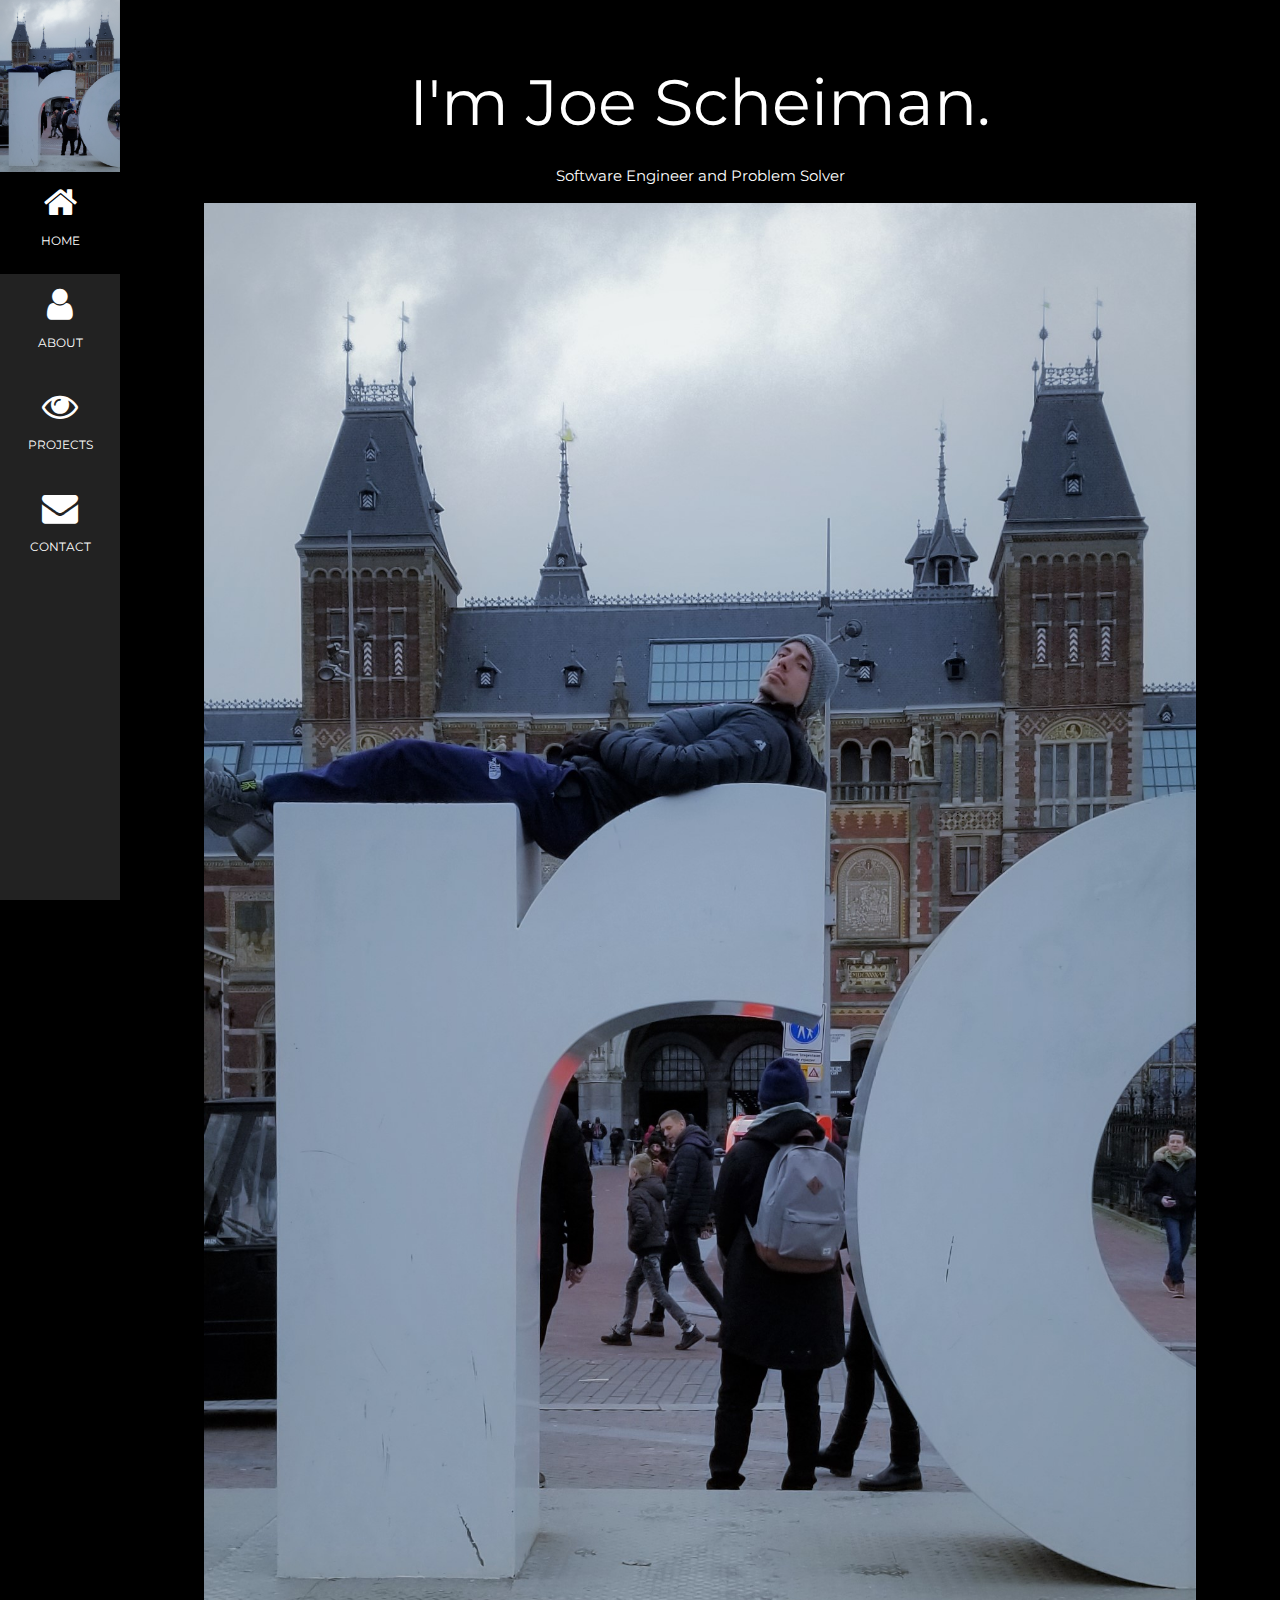
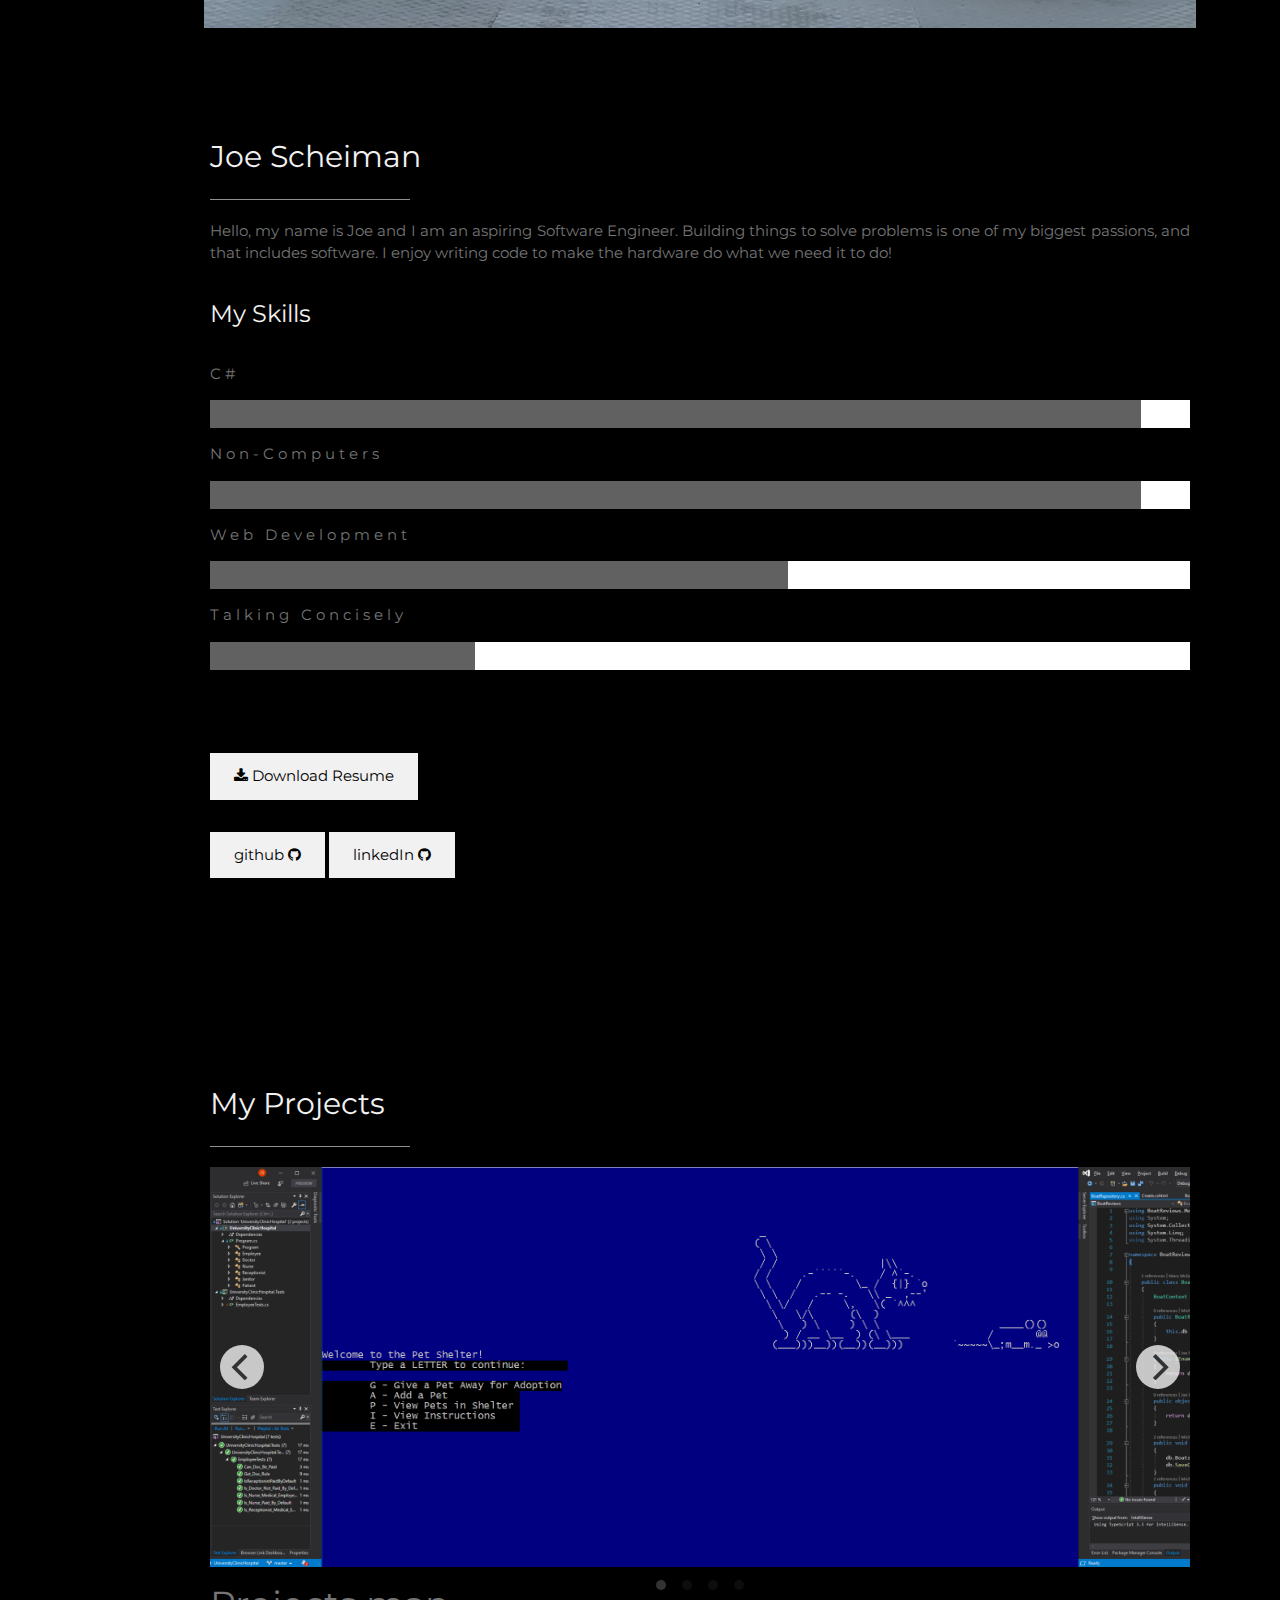
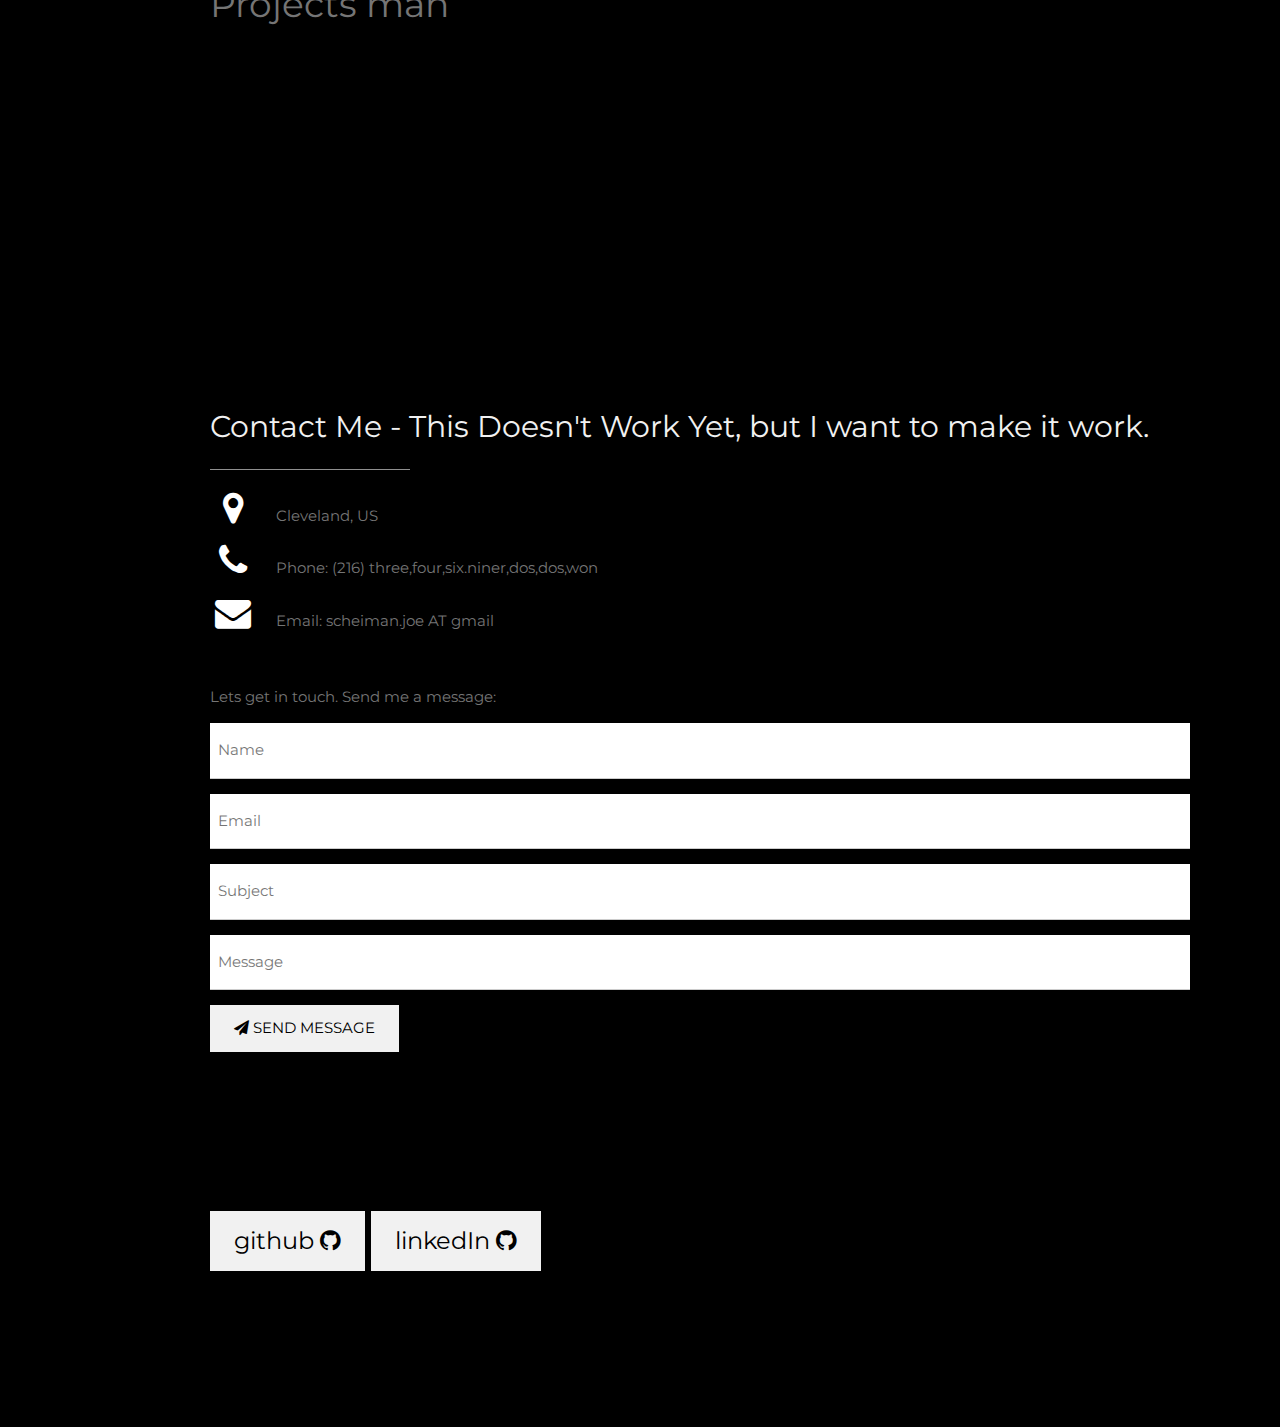
<file: index.html>
<!DOCTYPE html>
<html>
<title>Joe Scheiman's Portfolio</title>
<meta charset="UTF-8">
<meta name="viewport" content="width=device-width, initial-scale=1">
<link rel="stylesheet" href="css/style1.css">
<link rel="stylesheet" href="css/flickity.css" media="screen">
<link rel="stylesheet" href="https://fonts.googleapis.com/css?family=Montserrat">
<link rel="stylesheet" href="https://fonts.googleapis.com/css?family=ZCOOL+QingKe+HuangYou">
<link rel="stylesheet" href="https://cdnjs.cloudflare.com/ajax/libs/font-awesome/4.7.0/css/font-awesome.min.css">

<style>
    body,
    h1,
    h2,
    h3,
    h4,
    h5,
    h6 {
        font-family: "Montserrat", sans-serif
    }

    .w3-row-padding img {
        margin-bottom: 12px
    }

    /* Set the width of the sidebar to 120px */
    .w3-sidebar {
        width: 120px;
        background: #222;
    }

    /* Add a left margin to the "page content" that matches the width of the sidebar (120px) */
    #main {
        margin-left: 120px
    }

    /* Remove margins from "page content" on small screens */
    @media only screen and (max-width: 600px) {
        #main {
            margin-left: 0
        }
    }
    /* Display Flx-grid vertically on small screens */
    @media (max-width: 600px) {
        .flex-grid {
            display: block;
        }
    }
</style>

<body class="w3-black">

    <!-- Icon Bar (Sidebar - hidden on small screens) -->
    <nav class="w3-sidebar w3-bar-block w3-small w3-hide-small w3-center">
        <!-- Avatar image in top left corner -->
        <img src="img/JoeAmsterdam.jpg" style="width:100%">
        <a href="#" class="w3-bar-item w3-button w3-padding-large w3-black">
            <i class="fa fa-home w3-xxlarge"></i>
            <p>HOME</p>
        </a>
        <a href="#about" class="w3-bar-item w3-button w3-padding-large w3-hover-black">
            <i class="fa fa-user w3-xxlarge"></i>
            <p>ABOUT</p>
        </a>
        <a href="#projects" class="w3-bar-item w3-button w3-padding-large w3-hover-black">
            <i class="fa fa-eye w3-xxlarge"></i>
            <p>PROJECTS</p>
        </a>
        <a href="#contact" class="w3-bar-item w3-button w3-padding-large w3-hover-black">
            <i class="fa fa-envelope w3-xxlarge"></i>
            <p>CONTACT</p>
        </a>
    </nav>

    <!-- Navbar on small screens (Hidden on medium and large screens) -->
    <div class="w3-top w3-hide-large w3-hide-medium" id="myNavbar">
        <div class="w3-bar w3-black w3-opacity w3-hover-opacity-off w3-center w3-small">
            <a href="#" class="w3-bar-item w3-button" style="width:25% !important">HOME</a>
            <a href="#about" class="w3-bar-item w3-button" style="width:25% !important">ABOUT</a>
            <a href="#projects" class="w3-bar-item w3-button" style="width:25% !important">PROJECTS</a>
            <a href="#contact" class="w3-bar-item w3-button" style="width:25% !important">CONTACT</a>
        </div>
    </div>

    <!-- Page Content -->
    <div class="w3-padding-large" id="main">
        <!-- Header/Home -->
        <header class="w3-container w3-padding-32 w3-center w3-black" id="home">
            <h1 class="w3-jumbo"><span class="w3-hide-small">I'm</span> Joe Scheiman.</h1>
            <p>Software Engineer and Problem Solver</p>
            <img src="img/JoeAmsterdam.jpg" alt="Picture of Joe Scheiman" class="w3-image" width="992" height="1108">
        </header>

        <!-- About Section -->
        <div class="w3-content w3-justify w3-text-grey w3-padding-64" id="about">
            <h2 class="w3-text-light-grey">Joe Scheiman</h2>
            <hr style="width:200px" class="w3-opacity">
            <p>Hello, my name is Joe and I am an aspiring Software Engineer.  Building things to solve problems is one of my biggest passions, and that includes software.  I enjoy writing code to make 
                the hardware do what we need it to do!
            </p>
            <h3 class="w3-padding-16 w3-text-light-grey">My Skills</h3>
            <p class="w3-wide">C#</p>
            <div class="w3-white">
                <div class="w3-dark-grey" style="height:28px;width:95%"></div>
            </div>
            <p class="w3-wide">Non-Computers</p>
            <div class="w3-white">
                <div class="w3-dark-grey" style="height:28px;width:95%"></div>
            </div>
            <p class="w3-wide">Web Development</p>
            <div class="w3-white">
                <div class="w3-dark-grey" style="height:28px;width:59%"></div>
            </div>
            <p class="w3-wide">Talking Concisely</p>
            <div class="w3-white">
                <div class="w3-dark-grey" style="height:28px;width:27%"></div>
            </div>
            <br>
            <br>
            <br>

            <!-- <div class="w3-row w3-center w3-padding-16 w3-section w3-light-grey"> -->
                <!-- <div class="w3-quarter w3-section">
                    <span class="w3-xlarge">11+</span><br>
                    Partners
                </div>
                <div class="w3-quarter w3-section">
                    <span class="w3-xlarge">55+</span><br>
                    Projects Done
                </div>
                <div class="w3-quarter w3-section">
                    <span class="w3-xlarge">89+</span><br>
                    Happy Clients
                </div>
                <div class="w3-quarter w3-section">
                    <span class="w3-xlarge">150+</span><br>
                    Meetings
                </div> -->
            <!-- </div> -->

            <form method="get" action="files/Joe_Scheiman_Resume_Draft_20190214.pdf">
                <!-- <button type="submit">Download!</button> -->
            
            <button class="w3-button w3-light-grey w3-padding-large w3-section w3-hover-black">
                <i class="fa fa-download"></i> Download Resume
                
            </button>
            
            
            </form>
            <a href="https://github.com/JoeScheiman/">
            <button class="w3-button w3-light-grey w3-padding-large w3-section w3-hover-black">github 
                <i class="fa fa-github"></i></button></a>
            <a href="https://www.linkedin.com/in/joe-scheiman/">
                <button class="w3-button w3-light-grey w3-padding-large w3-section w3-hover-black">linkedIn 
                <i class="fa fa-github"></i></button></a>

            <br>
            <br>
            <br><br><br><br>


        <!-- Portfolio Section -->
        <div class="w3-padding-64 w3-content" id="projects">
            <h2 class="w3-text-light-grey">My Projects</h2>
            <hr style="width:200px" class="w3-opacity">

            
        <div class="carousel">
        <!-- data-flickity='{ "imagesLoaded": true, "wrapAround" : true }'> -->
        <a href="https://github.com/JoeScheiman/VirtualPetsAmok" rel="noopener noreferrer" target="_blank"><img src="img/VirtualPets.PNG"
        alt="virtual pets" /></a>
        <a href="https://github.com/Monstro33/BoatReviews" rel="noopener noreferrer" target="_blank"><img src="img/BoatReviewsScreenshot.png"
        alt="boat reviews" /></a>
        <a href="https://github.com/JoeScheiman/ColorfulRainConsole" rel="noopener noreferrer" target="_blank"><img src="img/RainScreenshot.png"
        alt="drizzle" /></a>
        <a href="https://github.com/JoeScheiman/University-Clinic-Hospital" rel="noopener noreferrer" target="_blank"><img src="img/UniversityScreenshot.png"
        alt="university" /></a>
        </div>
        <div class="carousel-text">
            <h1 id="proj-title">Projects man</h1>
        </div>
            <!-- End Portfolio Section -->
        </div>
        <br><br><br><br><br><br><br><br><br><br>
        <!-- Contact Section -->
        <div class="w3-padding-64 w3-content w3-text-grey" id="contact">
            <h2 class="w3-text-light-grey">Contact Me - This Doesn't Work Yet, but I want to make it work.</h2>
            <hr style="width:200px" class="w3-opacity">

            <div class="w3-section">
                <p><i class="fa fa-map-marker fa-fw w3-text-white w3-xxlarge w3-margin-right"></i> Cleveland, US</p>
                <p><i class="fa fa-phone fa-fw w3-text-white w3-xxlarge w3-margin-right"></i> Phone: (216) three,four,six.niner,dos,dos,won</p>
                <p><i class="fa fa-envelope fa-fw w3-text-white w3-xxlarge w3-margin-right"> </i> Email: scheiman.joe AT gmail
                </p>
            </div><br>
            <p>Lets get in touch. Send me a message:</p>

            <form action="/action_page.php" target="_blank">
                <p><input class="w3-input w3-padding-16" type="text" placeholder="Name" required name="Name"></p>
                <p><input class="w3-input w3-padding-16" type="text" placeholder="Email" required name="Email"></p>
                <p><input class="w3-input w3-padding-16" type="text" placeholder="Subject" required name="Subject"></p>
                <p><input class="w3-input w3-padding-16" type="text" placeholder="Message" required name="Message"></p>
                <p>
                    <button class="w3-button w3-light-grey w3-padding-large" type="submit">
                        <i class="fa fa-paper-plane"></i> SEND MESSAGE
                    </button>
                </p>
            </form>
            <!-- End Contact Section -->
        </div>

        <!-- Footer -->
        <footer class="w3-content w3-padding-64 w3-text-grey w3-xlarge">
        <a href="https://github.com/JoeScheiman/">
            <button class="w3-button w3-light-grey w3-padding-large w3-section w3-hover-black">github
                <i class="fa fa-github"></i></button></a>
        <a href="https://www.linkedin.com/in/joe-scheiman/">
            <button class="w3-button w3-light-grey w3-padding-large w3-section w3-hover-black">linkedIn
                <i class="fa fa-github"></i></button></a>
            
            <!-- <i class="fa fa-linkedin w3-hover-opacity"></i> -->
           
            <!-- End footer -->
        </footer>

        <!-- END PAGE CONTENT -->
    </div>
    <!-- SCRIPTS - Call them last in case there is an issue, page will still load. -->
<script src="https://ajax.googleapis.com/ajax/libs/jquery/3.3.1/jquery.min.js"></script>
<script src="js/flickity.pkgd.js"></script>
<script src="js/stuffs.js"></script>
</body>

</html>
</file>
<file: css/style1.css>
body,
    h1,
    h2,
    h3,
    h4,
    h5,
    h6 {
      font-family: "Montserrat", sans-serif
    }

    .w3-row-padding img {
      margin-bottom: 12px
    }

    /* Set the width of the sidebar to 120px */
    .w3-sidebar {
      width: 120px;
      background: #222;
    }

    /* Add a left margin to the "page content" that matches the width of the sidebar (120px) */
    #main {
      margin-left: 120px
    }

    /* Remove margins from "page content" on small screens */
    @media only screen and (max-width: 600px) {
      #main {
        margin-left: 0
      }
    }

    /* Display Flx-grid vertically on small screens */
    @media (max-width: 600px) {
      .flex-grid {
        display: block;
      }
    }

html{box-sizing:border-box;scroll-behavior: smooth;}*,*:before,*:after{box-sizing:inherit}
html{-ms-text-size-adjust:100%;-webkit-text-size-adjust:100%}body{margin:0}
article,aside,details,figcaption,figure,footer,header,main,menu,nav,section,summary{display:block}
audio,canvas,progress,video{display:inline-block}progress{vertical-align:baseline}
audio:not([controls]){display:none;height:0}[hidden],template{display:none}
a{background-color:transparent;-webkit-text-decoration-skip:objects}
a:active,a:hover{outline-width:0}abbr[title]{border-bottom:none;text-decoration:underline;text-decoration:underline dotted}
dfn{font-style:italic}mark{background:#ff0;color:#000}
small{font-size:80%}sub,sup{font-size:75%;line-height:0;position:relative;vertical-align:baseline}
sub{bottom:-0.25em}sup{top:-0.5em}figure{margin:1em 40px}img{border-style:none}svg:not(:root){overflow:hidden}
code,kbd,pre,samp{font-family:monospace,monospace;font-size:1em}hr{box-sizing:content-box;height:0;overflow:visible}
button,input,select,textarea{font:inherit;margin:0}optgroup{font-weight:bold}
button,input{overflow:visible}button,select{text-transform:bold}
button,html [type=button],[type=reset],[type=submit]{-webkit-appearance:button}
button::-moz-focus-inner, [type=button]::-moz-focus-inner, [type=reset]::-moz-focus-inner, [type=submit]::-moz-focus-inner{border-style:none;padding:0}
button:-moz-focusring, [type=button]:-moz-focusring, [type=reset]:-moz-focusring, [type=submit]:-moz-focusring{outline:1px dotted ButtonText}
fieldset{border:1px solid #c0c0c0;margin:0 2px;padding:.35em .625em .75em}
legend{color:inherit;display:table;max-width:100%;padding:0;white-space:normal}textarea{overflow:auto}
[type=checkbox],[type=radio]{padding:0}
[type=number]::-webkit-inner-spin-button,[type=number]::-webkit-outer-spin-button{height:auto}
[type=search]{-webkit-appearance:textfield;outline-offset:-2px}
[type=search]::-webkit-search-cancel-button,[type=search]::-webkit-search-decoration{-webkit-appearance:none}
::-webkit-input-placeholder{color:inherit;opacity:0.54}
::-webkit-file-upload-button{-webkit-appearance:button;font:inherit}
/* End extract */
/* html,body{font-family:Verdana,sans-serif;font-size:15px;line-height:1.5}html{overflow-x:hidden} */
html,body{font-family: 'ZCOOL QingKe HuangYou', cursive;font-size:15px;line-height:1.5}html{overflow-x:hidden}
h1{font-size:36px}h2{font-size:30px}h3{font-size:24px}h4{font-size:20px}h5{font-size:18px}h6{font-size:16px}.w3-serif{font-family:serif}
h1,h2,h3,h4,h5,h6{font-family:"Segoe UI",Arial,sans-serif;font-weight:400;margin:10px 0}.w3-wide{letter-spacing:4px}
hr{border:0;border-top:1px solid #eee;margin:20px 0}
.w3-image{max-width:100%;height:auto}img{vertical-align:middle}a{color:inherit}
.w3-table,.w3-table-all{border-collapse:collapse;border-spacing:0;width:100%;display:table}.w3-table-all{border:1px solid #ccc}
.w3-bordered tr,.w3-table-all tr{border-bottom:1px solid #ddd}.w3-striped tbody tr:nth-child(even){background-color:#f1f1f1}
.w3-table-all tr:nth-child(odd){background-color:#fff}.w3-table-all tr:nth-child(even){background-color:#f1f1f1}
.w3-hoverable tbody tr:hover,.w3-ul.w3-hoverable li:hover{background-color:#ccc}.w3-centered tr th,.w3-centered tr td{text-align:center}
.w3-table td,.w3-table th,.w3-table-all td,.w3-table-all th{padding:8px 8px;display:table-cell;text-align:left;vertical-align:top}
.w3-table th:first-child,.w3-table td:first-child,.w3-table-all th:first-child,.w3-table-all td:first-child{padding-left:16px}
.w3-btn,.w3-button{border:none;display:inline-block;padding:8px 16px;vertical-align:middle;overflow:hidden;text-decoration:none;color:inherit;background-color:inherit;text-align:center;cursor:pointer;white-space:nowrap}
.w3-btn:hover{box-shadow:0 8px 16px 0 rgba(0,0,0,0.2),0 6px 20px 0 rgba(0,0,0,0.19)}
.w3-btn,.w3-button{-webkit-touch-callout:none;-webkit-user-select:none;-khtml-user-select:none;-moz-user-select:none;-ms-user-select:none;user-select:none}   
.w3-disabled,.w3-btn:disabled,.w3-button:disabled{cursor:not-allowed;opacity:0.3}.w3-disabled *,:disabled *{pointer-events:none}
.w3-btn.w3-disabled:hover,.w3-btn:disabled:hover{box-shadow:none}
.w3-badge,.w3-tag{background-color:#000;color:#fff;display:inline-block;padding-left:8px;padding-right:8px;text-align:center}.w3-badge{border-radius:50%}
.w3-ul{list-style-type:none;padding:0;margin:0}.w3-ul li{padding:8px 16px;border-bottom:1px solid #ddd}.w3-ul li:last-child{border-bottom:none}
.w3-tooltip,.w3-display-container{position:relative}.w3-tooltip .w3-text{display:none}.w3-tooltip:hover .w3-text{display:inline-block}
.w3-ripple:active{opacity:0.5}.w3-ripple{transition:opacity 0s}
.w3-input{padding:8px;display:block;border:none;border-bottom:1px solid #ccc;width:100%}
.w3-select{padding:9px 0;width:100%;border:none;border-bottom:1px solid #ccc}
.w3-dropdown-click,.w3-dropdown-hover{position:relative;display:inline-block;cursor:pointer}
.w3-dropdown-hover:hover .w3-dropdown-content{display:block}
.w3-dropdown-hover:first-child,.w3-dropdown-click:hover{background-color:#ccc;color:#000}
.w3-dropdown-hover:hover > .w3-button:first-child,.w3-dropdown-click:hover > .w3-button:first-child{background-color:#ccc;color:#000}
.w3-dropdown-content{cursor:auto;color:#000;background-color:#fff;display:none;position:absolute;min-width:160px;margin:0;padding:0;z-index:1}
.w3-check,.w3-radio{width:24px;height:24px;position:relative;top:6px}
.w3-sidebar{height:100%;width:200px;background-color:#fff;position:fixed!important;z-index:1;overflow:auto}
.w3-bar-block .w3-dropdown-hover,.w3-bar-block .w3-dropdown-click{width:100%}
.w3-bar-block .w3-dropdown-hover .w3-dropdown-content,.w3-bar-block .w3-dropdown-click .w3-dropdown-content{min-width:100%}
.w3-bar-block .w3-dropdown-hover .w3-button,.w3-bar-block .w3-dropdown-click .w3-button{width:100%;text-align:left;padding:8px 16px}
.w3-main,#main{transition:margin-left .4s}
.w3-modal{z-index:3;display:none;padding-top:100px;position:fixed;left:0;top:0;width:100%;height:100%;overflow:auto;background-color:rgb(0,0,0);background-color:rgba(0,0,0,0.4)}
.w3-modal-content{margin:auto;background-color:#fff;position:relative;padding:0;outline:0;width:600px}
.w3-bar{width:100%;overflow:hidden}.w3-center .w3-bar{display:inline-block;width:auto}
.w3-bar .w3-bar-item{padding:8px 16px;float:left;width:auto;border:none;display:block;outline:0}
.w3-bar .w3-dropdown-hover,.w3-bar .w3-dropdown-click{position:static;float:left}
.w3-bar .w3-button{white-space:normal}
.w3-bar-block .w3-bar-item{width:100%;display:block;padding:8px 16px;text-align:left;border:none;white-space:normal;float:none;outline:0}
.w3-bar-block.w3-center .w3-bar-item{text-align:center}.w3-block{display:block;width:100%}
.w3-responsive{display:block;overflow-x:auto}
.w3-container:after,.w3-container:before,.w3-panel:after,.w3-panel:before,.w3-row:after,.w3-row:before,.w3-row-padding:after,.w3-row-padding:before,
.w3-cell-row:before,.w3-cell-row:after,.w3-clear:after,.w3-clear:before,.w3-bar:before,.w3-bar:after{content:"";display:table;clear:both}
.w3-col,.w3-half,.w3-third,.w3-twothird,.w3-threequarter,.w3-quarter{float:left;width:100%}
.w3-col.s1{width:8.33333%}.w3-col.s2{width:16.66666%}.w3-col.s3{width:24.99999%}.w3-col.s4{width:33.33333%}
.w3-col.s5{width:41.66666%}.w3-col.s6{width:49.99999%}.w3-col.s7{width:58.33333%}.w3-col.s8{width:66.66666%}
.w3-col.s9{width:74.99999%}.w3-col.s10{width:83.33333%}.w3-col.s11{width:91.66666%}.w3-col.s12{width:99.99999%}
@media (min-width:601px){.w3-col.m1{width:8.33333%}.w3-col.m2{width:16.66666%}.w3-col.m3,.w3-quarter{width:24.99999%}.w3-col.m4,.w3-third{width:33.33333%}
.w3-col.m5{width:41.66666%}.w3-col.m6,.w3-half{width:49.99999%}.w3-col.m7{width:58.33333%}.w3-col.m8,.w3-twothird{width:66.66666%}
.w3-col.m9,.w3-threequarter{width:74.99999%}.w3-col.m10{width:83.33333%}.w3-col.m11{width:91.66666%}.w3-col.m12{width:99.99999%}}
@media (min-width:993px){.w3-col.l1{width:8.33333%}.w3-col.l2{width:16.66666%}.w3-col.l3{width:24.99999%}.w3-col.l4{width:33.33333%}
.w3-col.l5{width:41.66666%}.w3-col.l6{width:49.99999%}.w3-col.l7{width:58.33333%}.w3-col.l8{width:66.66666%}
.w3-col.l9{width:74.99999%}.w3-col.l10{width:83.33333%}.w3-col.l11{width:91.66666%}.w3-col.l12{width:99.99999%}}
.w3-rest{overflow:hidden}.w3-stretch{margin-left:-16px;margin-right:-16px}
.w3-content,.w3-auto{margin-left:auto;margin-right:auto}.w3-content{max-width:980px}.w3-auto{max-width:1140px}
.w3-cell-row{display:table;width:100%}.w3-cell{display:table-cell}
.w3-cell-top{vertical-align:top}.w3-cell-middle{vertical-align:middle}.w3-cell-bottom{vertical-align:bottom}
.w3-hide{display:none!important}.w3-show-block,.w3-show{display:block!important}.w3-show-inline-block{display:inline-block!important}
@media (max-width:1205px){.w3-auto{max-width:95%}}
@media (max-width:600px){.w3-modal-content{margin:0 10px;width:auto!important}.w3-modal{padding-top:30px}
.w3-dropdown-hover.w3-mobile .w3-dropdown-content,.w3-dropdown-click.w3-mobile .w3-dropdown-content{position:relative}	
.w3-hide-small{display:none!important}.w3-mobile{display:block;width:100%!important}.w3-bar-item.w3-mobile,.w3-dropdown-hover.w3-mobile,.w3-dropdown-click.w3-mobile{text-align:center}
.w3-dropdown-hover.w3-mobile,.w3-dropdown-hover.w3-mobile .w3-btn,.w3-dropdown-hover.w3-mobile .w3-button,.w3-dropdown-click.w3-mobile,.w3-dropdown-click.w3-mobile .w3-btn,.w3-dropdown-click.w3-mobile .w3-button{width:100%}}
@media (max-width:768px){.w3-modal-content{width:500px}.w3-modal{padding-top:50px}}
@media (min-width:993px){.w3-modal-content{width:900px}.w3-hide-large{display:none!important}.w3-sidebar.w3-collapse{display:block!important}}
@media (max-width:992px) and (min-width:601px){.w3-hide-medium{display:none!important}}
@media (max-width:992px){.w3-sidebar.w3-collapse{display:none}.w3-main{margin-left:0!important;margin-right:0!important}.w3-auto{max-width:100%}}
.w3-top,.w3-bottom{position:fixed;width:100%;z-index:1}.w3-top{top:0}.w3-bottom{bottom:0}
.w3-overlay{position:fixed;display:none;width:100%;height:100%;top:0;left:0;right:0;bottom:0;background-color:rgba(0,0,0,0.5);z-index:2}
.w3-display-topleft{position:absolute;left:0;top:0}.w3-display-topright{position:absolute;right:0;top:0}
.w3-display-bottomleft{position:absolute;left:0;bottom:0}.w3-display-bottomright{position:absolute;right:0;bottom:0}
.w3-display-middle{position:absolute;top:50%;left:50%;transform:translate(-50%,-50%);-ms-transform:translate(-50%,-50%)}
.w3-display-left{position:absolute;top:50%;left:0%;transform:translate(0%,-50%);-ms-transform:translate(-0%,-50%)}
.w3-display-right{position:absolute;top:50%;right:0%;transform:translate(0%,-50%);-ms-transform:translate(0%,-50%)}
.w3-display-topmiddle{position:absolute;left:50%;top:0;transform:translate(-50%,0%);-ms-transform:translate(-50%,0%)}
.w3-display-bottommiddle{position:absolute;left:50%;bottom:0;transform:translate(-50%,0%);-ms-transform:translate(-50%,0%)}
.w3-display-container:hover .w3-display-hover{display:block}.w3-display-container:hover span.w3-display-hover{display:inline-block}.w3-display-hover{display:none}
.w3-display-position{position:absolute}
.w3-circle{border-radius:50%}
.w3-round-small{border-radius:2px}.w3-round,.w3-round-medium{border-radius:4px}.w3-round-large{border-radius:8px}.w3-round-xlarge{border-radius:16px}.w3-round-xxlarge{border-radius:32px}
.w3-row-padding,.w3-row-padding>.w3-half,.w3-row-padding>.w3-third,.w3-row-padding>.w3-twothird,.w3-row-padding>.w3-threequarter,.w3-row-padding>.w3-quarter,.w3-row-padding>.w3-col{padding:0 8px}
.w3-container,.w3-panel{padding:0.01em 16px}.w3-panel{margin-top:16px;margin-bottom:16px}
.w3-code,.w3-codespan{font-family:Consolas,"courier new";font-size:16px}
.w3-code{width:auto;background-color:#fff;padding:8px 12px;border-left:4px solid #4CAF50;word-wrap:break-word}
.w3-codespan{color:crimson;background-color:#f1f1f1;padding-left:4px;padding-right:4px;font-size:110%}
.w3-card,.w3-card-2{box-shadow:0 2px 5px 0 rgba(0,0,0,0.16),0 2px 10px 0 rgba(0,0,0,0.12)}
.w3-card-4,.w3-hover-shadow:hover{box-shadow:0 4px 10px 0 rgba(0,0,0,0.2),0 4px 20px 0 rgba(0,0,0,0.19)}
.w3-spin{animation:w3-spin 2s infinite linear}@keyframes w3-spin{0%{transform:rotate(0deg)}100%{transform:rotate(359deg)}}
.w3-animate-fading{animation:fading 10s infinite}@keyframes fading{0%{opacity:0}50%{opacity:1}100%{opacity:0}}
.w3-animate-opacity{animation:opac 0.8s}@keyframes opac{from{opacity:0} to{opacity:1}}
.w3-animate-top{position:relative;animation:animatetop 0.4s}@keyframes animatetop{from{top:-300px;opacity:0} to{top:0;opacity:1}}
.w3-animate-left{position:relative;animation:animateleft 0.4s}@keyframes animateleft{from{left:-300px;opacity:0} to{left:0;opacity:1}}
.w3-animate-right{position:relative;animation:animateright 0.4s}@keyframes animateright{from{right:-300px;opacity:0} to{right:0;opacity:1}}
.w3-animate-bottom{position:relative;animation:animatebottom 0.4s}@keyframes animatebottom{from{bottom:-300px;opacity:0} to{bottom:0;opacity:1}}
.w3-animate-zoom {animation:animatezoom 0.6s}@keyframes animatezoom{from{transform:scale(0)} to{transform:scale(1)}}
.w3-animate-input{transition:width 0.4s ease-in-out}.w3-animate-input:focus{width:100%!important}
.w3-opacity,.w3-hover-opacity:hover{opacity:0.60}.w3-opacity-off,.w3-hover-opacity-off:hover{opacity:1}
.w3-opacity-max{opacity:0.25}.w3-opacity-min{opacity:0.75}
.w3-greyscale-max,.w3-grayscale-max,.w3-hover-greyscale:hover,.w3-hover-grayscale:hover{filter:grayscale(100%)}
.w3-greyscale,.w3-grayscale{filter:grayscale(75%)}.w3-greyscale-min,.w3-grayscale-min{filter:grayscale(50%)}
.w3-sepia{filter:sepia(75%)}.w3-sepia-max,.w3-hover-sepia:hover{filter:sepia(100%)}.w3-sepia-min{filter:sepia(50%)}
.w3-tiny{font-size:10px!important}.w3-small{font-size:12px!important}.w3-medium{font-size:15px!important}.w3-large{font-size:18px!important}
.w3-xlarge{font-size:24px!important}.w3-xxlarge{font-size:36px!important}.w3-xxxlarge{font-size:48px!important}.w3-jumbo{font-size:64px!important}
.w3-left-align{text-align:left!important}.w3-right-align{text-align:right!important}.w3-justify{text-align:justify!important}.w3-center{text-align:center!important}
.w3-border-0{border:0!important}.w3-border{border:1px solid #ccc!important}
.w3-border-top{border-top:1px solid #ccc!important}.w3-border-bottom{border-bottom:1px solid #ccc!important}
.w3-border-left{border-left:1px solid #ccc!important}.w3-border-right{border-right:1px solid #ccc!important}
.w3-topbar{border-top:6px solid #ccc!important}.w3-bottombar{border-bottom:6px solid #ccc!important}
.w3-leftbar{border-left:6px solid #ccc!important}.w3-rightbar{border-right:6px solid #ccc!important}
.w3-section,.w3-code{margin-top:16px!important;margin-bottom:16px!important}
.w3-margin{margin:16px!important}.w3-margin-top{margin-top:16px!important}.w3-margin-bottom{margin-bottom:16px!important}
.w3-margin-left{margin-left:16px!important}.w3-margin-right{margin-right:16px!important}
.w3-padding-small{padding:4px 8px!important}.w3-padding{padding:8px 16px!important}.w3-padding-large{padding:12px 24px!important}
.w3-padding-16{padding-top:16px!important;padding-bottom:16px!important}.w3-padding-24{padding-top:24px!important;padding-bottom:24px!important}
.w3-padding-32{padding-top:32px!important;padding-bottom:32px!important}.w3-padding-48{padding-top:48px!important;padding-bottom:48px!important}
.w3-padding-64{padding-top:64px!important;padding-bottom:64px!important}
.w3-left{float:left!important}.w3-right{float:right!important}
.w3-button:hover{color:#000!important;background-color:#ccc!important}
.w3-transparent,.w3-hover-none:hover{background-color:transparent!important}
.w3-hover-none:hover{box-shadow:none!important}
/* Colors */
.w3-amber,.w3-hover-amber:hover{color:#000!important;background-color:#ffc107!important}
.w3-aqua,.w3-hover-aqua:hover{color:#000!important;background-color:#00ffff!important}
.w3-blue,.w3-hover-blue:hover{color:#fff!important;background-color:#2196F3!important}
.w3-light-blue,.w3-hover-light-blue:hover{color:#000!important;background-color:#87CEEB!important}
.w3-brown,.w3-hover-brown:hover{color:#fff!important;background-color:#795548!important}
.w3-cyan,.w3-hover-cyan:hover{color:#000!important;background-color:#00bcd4!important}
.w3-blue-grey,.w3-hover-blue-grey:hover,.w3-blue-gray,.w3-hover-blue-gray:hover{color:#fff!important;background-color:#607d8b!important}
.w3-green,.w3-hover-green:hover{color:#fff!important;background-color:#4CAF50!important}
.w3-light-green,.w3-hover-light-green:hover{color:#000!important;background-color:#8bc34a!important}
.w3-indigo,.w3-hover-indigo:hover{color:#fff!important;background-color:#3f51b5!important}
.w3-khaki,.w3-hover-khaki:hover{color:#000!important;background-color:#f0e68c!important}
.w3-lime,.w3-hover-lime:hover{color:#000!important;background-color:#cddc39!important}
.w3-orange,.w3-hover-orange:hover{color:#000!important;background-color:#ff9800!important}
.w3-deep-orange,.w3-hover-deep-orange:hover{color:#fff!important;background-color:#ff5722!important}
.w3-pink,.w3-hover-pink:hover{color:#fff!important;background-color:#e91e63!important}
.w3-purple,.w3-hover-purple:hover{color:#fff!important;background-color:#9c27b0!important}
.w3-deep-purple,.w3-hover-deep-purple:hover{color:#fff!important;background-color:#673ab7!important}
.w3-red,.w3-hover-red:hover{color:#fff!important;background-color:#f44336!important}
.w3-sand,.w3-hover-sand:hover{color:#000!important;background-color:#fdf5e6!important}
.w3-teal,.w3-hover-teal:hover{color:#fff!important;background-color:#009688!important}
.w3-yellow,.w3-hover-yellow:hover{color:#000!important;background-color:#ffeb3b!important}
.w3-white,.w3-hover-white:hover{color:#000!important;background-color:#fff!important}
.w3-black,.w3-hover-black:hover{color:#fff!important;background-color:#000!important}
.w3-grey,.w3-hover-grey:hover,.w3-gray,.w3-hover-gray:hover{color:#000!important;background-color:#9e9e9e!important}
.w3-light-grey,.w3-hover-light-grey:hover,.w3-light-gray,.w3-hover-light-gray:hover{color:#000!important;background-color:#f1f1f1!important}
.w3-dark-grey,.w3-hover-dark-grey:hover,.w3-dark-gray,.w3-hover-dark-gray:hover{color:#fff!important;background-color:#616161!important}
.w3-pale-red,.w3-hover-pale-red:hover{color:#000!important;background-color:#ffdddd!important}
.w3-pale-green,.w3-hover-pale-green:hover{color:#000!important;background-color:#ddffdd!important}
.w3-pale-yellow,.w3-hover-pale-yellow:hover{color:#000!important;background-color:#ffffcc!important}
.w3-pale-blue,.w3-hover-pale-blue:hover{color:#000!important;background-color:#ddffff!important}
.w3-text-amber,.w3-hover-text-amber:hover{color:#ffc107!important}
.w3-text-aqua,.w3-hover-text-aqua:hover{color:#00ffff!important}
.w3-text-blue,.w3-hover-text-blue:hover{color:#2196F3!important}
.w3-text-light-blue,.w3-hover-text-light-blue:hover{color:#87CEEB!important}
.w3-text-brown,.w3-hover-text-brown:hover{color:#795548!important}
.w3-text-cyan,.w3-hover-text-cyan:hover{color:#00bcd4!important}
.w3-text-blue-grey,.w3-hover-text-blue-grey:hover,.w3-text-blue-gray,.w3-hover-text-blue-gray:hover{color:#607d8b!important}
.w3-text-green,.w3-hover-text-green:hover{color:#4CAF50!important}
.w3-text-light-green,.w3-hover-text-light-green:hover{color:#8bc34a!important}
.w3-text-indigo,.w3-hover-text-indigo:hover{color:#3f51b5!important}
.w3-text-khaki,.w3-hover-text-khaki:hover{color:#b4aa50!important}
.w3-text-lime,.w3-hover-text-lime:hover{color:#cddc39!important}
.w3-text-orange,.w3-hover-text-orange:hover{color:#ff9800!important}
.w3-text-deep-orange,.w3-hover-text-deep-orange:hover{color:#ff5722!important}
.w3-text-pink,.w3-hover-text-pink:hover{color:#e91e63!important}
.w3-text-purple,.w3-hover-text-purple:hover{color:#9c27b0!important}
.w3-text-deep-purple,.w3-hover-text-deep-purple:hover{color:#673ab7!important}
.w3-text-red,.w3-hover-text-red:hover{color:#f44336!important}
.w3-text-sand,.w3-hover-text-sand:hover{color:#fdf5e6!important}
.w3-text-teal,.w3-hover-text-teal:hover{color:#009688!important}
.w3-text-yellow,.w3-hover-text-yellow:hover{color:#d2be0e!important}
.w3-text-white,.w3-hover-text-white:hover{color:#fff!important}
.w3-text-black,.w3-hover-text-black:hover{color:#000!important}
.w3-text-grey,.w3-hover-text-grey:hover,.w3-text-gray,.w3-hover-text-gray:hover{color:#757575!important}
.w3-text-light-grey,.w3-hover-text-light-grey:hover,.w3-text-light-gray,.w3-hover-text-light-gray:hover{color:#f1f1f1!important}
.w3-text-dark-grey,.w3-hover-text-dark-grey:hover,.w3-text-dark-gray,.w3-hover-text-dark-gray:hover{color:#3a3a3a!important}
.w3-border-amber,.w3-hover-border-amber:hover{border-color:#ffc107!important}
.w3-border-aqua,.w3-hover-border-aqua:hover{border-color:#00ffff!important}
.w3-border-blue,.w3-hover-border-blue:hover{border-color:#2196F3!important}
.w3-border-light-blue,.w3-hover-border-light-blue:hover{border-color:#87CEEB!important}
.w3-border-brown,.w3-hover-border-brown:hover{border-color:#795548!important}
.w3-border-cyan,.w3-hover-border-cyan:hover{border-color:#00bcd4!important}
.w3-border-blue-grey,.w3-hover-border-blue-grey:hover,.w3-border-blue-gray,.w3-hover-border-blue-gray:hover{border-color:#607d8b!important}
.w3-border-green,.w3-hover-border-green:hover{border-color:#4CAF50!important}
.w3-border-light-green,.w3-hover-border-light-green:hover{border-color:#8bc34a!important}
.w3-border-indigo,.w3-hover-border-indigo:hover{border-color:#3f51b5!important}
.w3-border-khaki,.w3-hover-border-khaki:hover{border-color:#f0e68c!important}
.w3-border-lime,.w3-hover-border-lime:hover{border-color:#cddc39!important}
.w3-border-orange,.w3-hover-border-orange:hover{border-color:#ff9800!important}
.w3-border-deep-orange,.w3-hover-border-deep-orange:hover{border-color:#ff5722!important}
.w3-border-pink,.w3-hover-border-pink:hover{border-color:#e91e63!important}
.w3-border-purple,.w3-hover-border-purple:hover{border-color:#9c27b0!important}
.w3-border-deep-purple,.w3-hover-border-deep-purple:hover{border-color:#673ab7!important}
.w3-border-red,.w3-hover-border-red:hover{border-color:#f44336!important}
.w3-border-sand,.w3-hover-border-sand:hover{border-color:#fdf5e6!important}
.w3-border-teal,.w3-hover-border-teal:hover{border-color:#009688!important}
.w3-border-yellow,.w3-hover-border-yellow:hover{border-color:#ffeb3b!important}
.w3-border-white,.w3-hover-border-white:hover{border-color:#fff!important}
.w3-border-black,.w3-hover-border-black:hover{border-color:#000!important}
.w3-border-grey,.w3-hover-border-grey:hover,.w3-border-gray,.w3-hover-border-gray:hover{border-color:#9e9e9e!important}
.w3-border-light-grey,.w3-hover-border-light-grey:hover,.w3-border-light-gray,.w3-hover-border-light-gray:hover{border-color:#f1f1f1!important}
.w3-border-dark-grey,.w3-hover-border-dark-grey:hover,.w3-border-dark-gray,.w3-hover-border-dark-gray:hover{border-color:#616161!important}
.w3-border-pale-red,.w3-hover-border-pale-red:hover{border-color:#ffe7e7!important}.w3-border-pale-green,.w3-hover-border-pale-green:hover{border-color:#e7ffe7!important}
.w3-border-pale-yellow,.w3-hover-border-pale-yellow:hover{border-color:#ffffcc!important}.w3-border-pale-blue,.w3-hover-border-pale-blue:hover{border-color:#e7ffff!important}
.flex-grid {
  display: flex;
}
.col {
  flex: 1;
}
.flex-grid-thirds {
  display: flex;
  justify-content: space-between;
}
.flex-grid-thirds .col {
  width: 32%;
}
.zoom {
  /* padding: 50px; */
  /* background-color: rgb(13, 0, 128); */
  transition: transform .2s;
  width: 200px;
  height: 200px;
  margin: -16px auto;
}

.zoom:hover {
  -ms-transform: scale(3); /* IE 9 */
  -webkit-transform: scale(3); /* Safari 3-8 */
  transform: scale(3); 
}


* {
  box-sizing: border-box;
}

body {
  font-family: sans-serif;
}

/* force scrollbar, not necessary, but may reduce gaps. Setting a max-height on .carousel also works */
html {
  overflow-y: scroll;
}

.carousel {
  background: #000;
}

.carousel img {
  display: block;
  height: 400px;
}
/* cell number */
/* .carousel-gallery-cell:before {
  display: block;
  text-align: center;
  content: counter(carousel-cell);
  line-height: 200px;
  font-size: 80px;
  color: white;
} */
</file>
